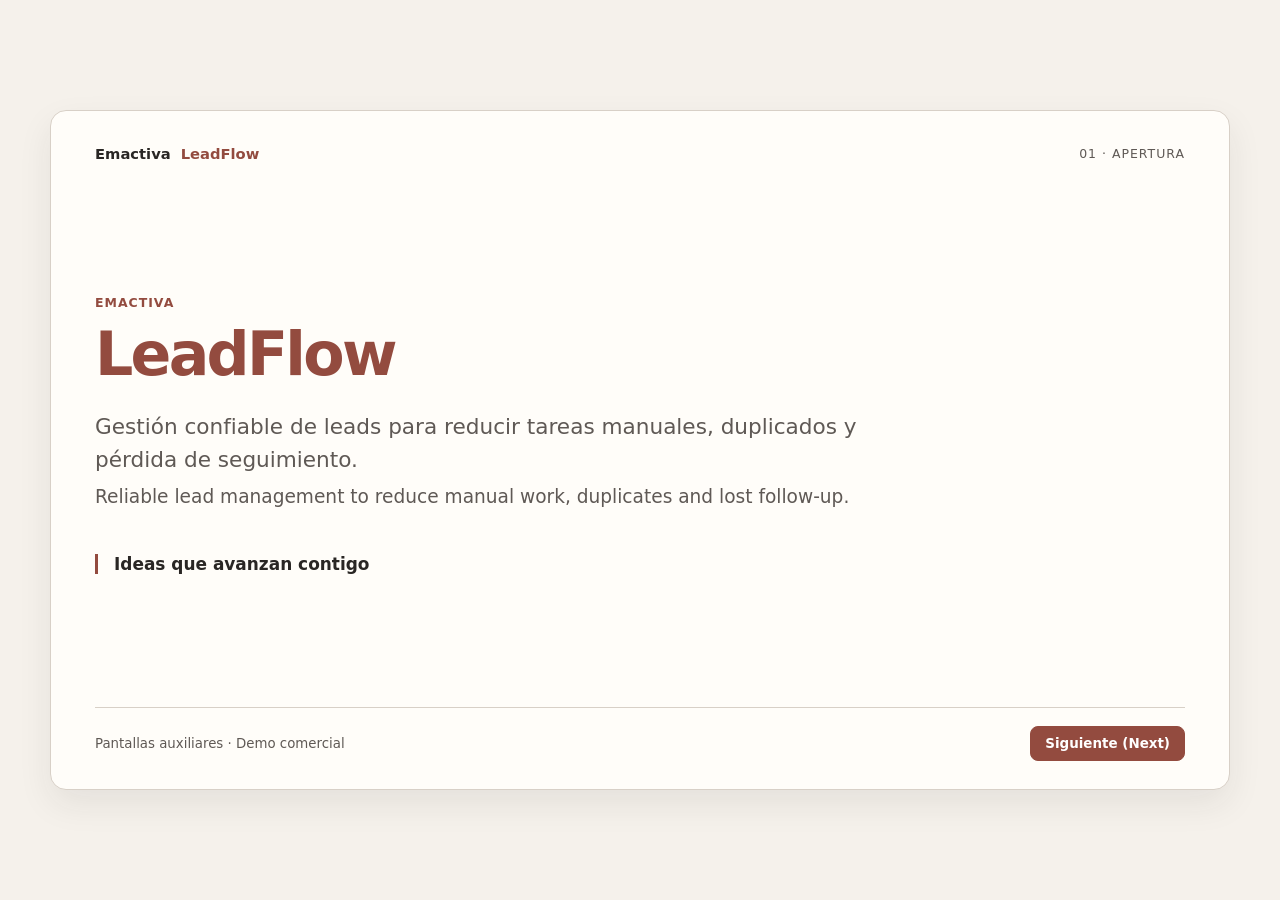
<file: labs/LAB-LF-005/demo-assets/01-apertura.html>
<!doctype html>
<html lang="es">
<head>
  <meta charset="utf-8">
  <meta name="viewport" content="width=device-width, initial-scale=1">
  <title>LeadFlow Demo — 01 Apertura</title>
  <link rel="stylesheet" href="styles.css">
</head>
<body>
  <main class="slide">
    <header class="topline"><div class="brand-line"><span>Emactiva</span><span class="product">LeadFlow</span></div><span class="slide-number">01 · Apertura</span></header>
    <section class="content">
      <p class="eyebrow">Emactiva</p>
      <h1><span class="accent">LeadFlow</span></h1>
      <p class="lead">Gestión confiable de leads para reducir tareas manuales, duplicados y pérdida de seguimiento.<span class="en" lang="en">Reliable lead management to reduce manual work, duplicates and lost follow-up.</span></p>
      <p class="slogan">Ideas que avanzan contigo</p>
    </section>
    <nav class="nav" aria-label="Navegación de pantallas"><small>Pantallas auxiliares · Demo comercial</small><div class="nav-links"><a href="01-apertura.html" aria-disabled="true">Anterior (Previous)</a><a class="primary" href="02-problema.html">Siguiente (Next)</a></div></nav>
  </main>
</body>
</html>
</file>
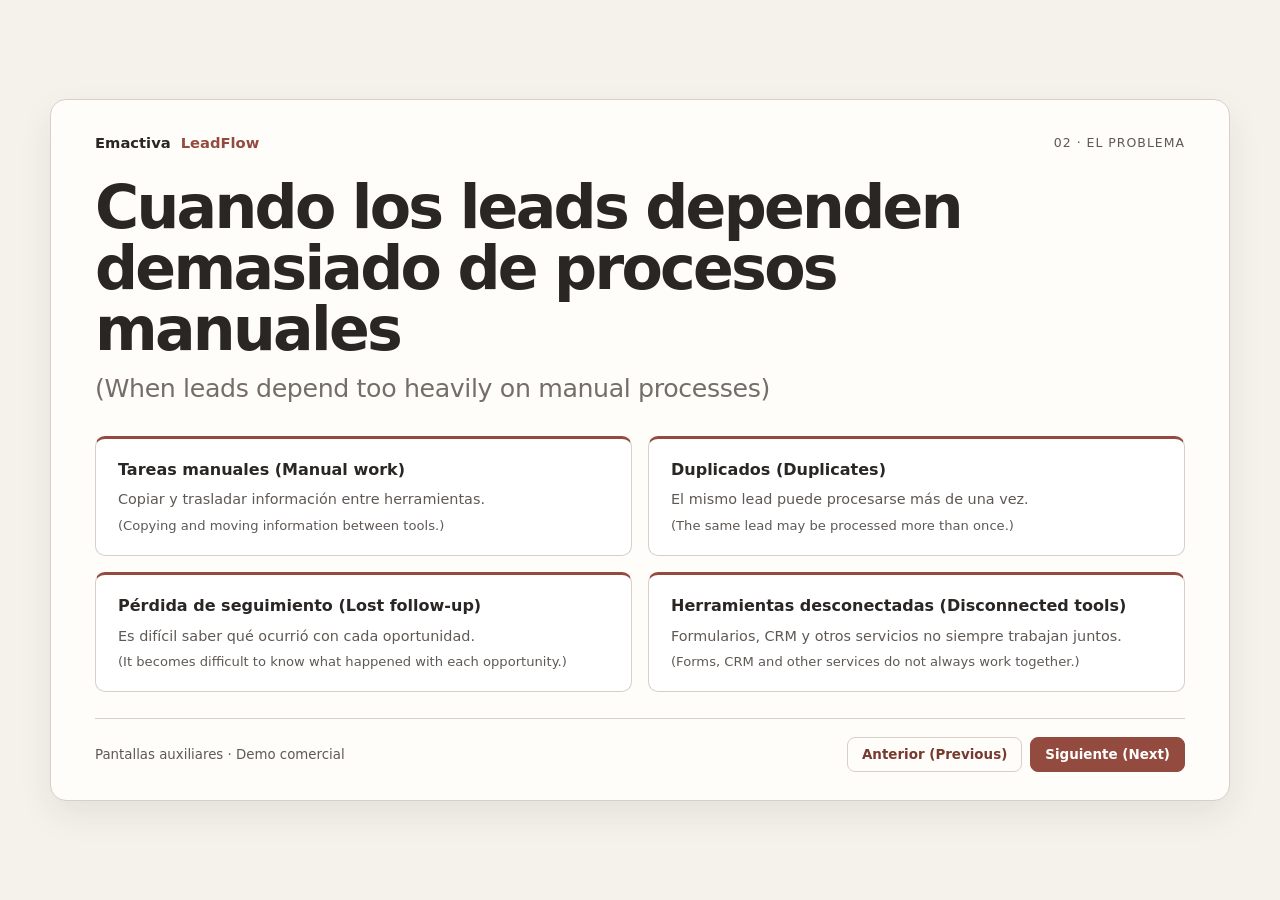
<file: labs/LAB-LF-005/demo-assets/02-problema.html>
<!doctype html>
<html lang="es">
<head>
  <meta charset="utf-8">
  <meta name="viewport" content="width=device-width, initial-scale=1">
  <title>LeadFlow Demo — 02 El problema</title>
  <link rel="stylesheet" href="styles.css">
</head>
<body>
  <main class="slide">
    <header class="topline"><div class="brand-line"><span>Emactiva</span><span class="product">LeadFlow</span></div><span class="slide-number">02 · El problema</span></header>
    <section class="content">
      <h1>Cuando los leads dependen demasiado de procesos manuales<span class="translation" lang="en">(When leads depend too heavily on manual processes)</span></h1>
      <div class="cards">
        <article class="card"><h2>Tareas manuales (Manual work)</h2><p>Copiar y trasladar información entre herramientas.</p><p lang="en">(Copying and moving information between tools.)</p></article>
        <article class="card"><h2>Duplicados (Duplicates)</h2><p>El mismo lead puede procesarse más de una vez.</p><p lang="en">(The same lead may be processed more than once.)</p></article>
        <article class="card"><h2>Pérdida de seguimiento (Lost follow-up)</h2><p>Es difícil saber qué ocurrió con cada oportunidad.</p><p lang="en">(It becomes difficult to know what happened with each opportunity.)</p></article>
        <article class="card"><h2>Herramientas desconectadas (Disconnected tools)</h2><p>Formularios, CRM y otros servicios no siempre trabajan juntos.</p><p lang="en">(Forms, CRM and other services do not always work together.)</p></article>
      </div>
    </section>
    <nav class="nav" aria-label="Navegación de pantallas"><small>Pantallas auxiliares · Demo comercial</small><div class="nav-links"><a href="01-apertura.html">Anterior (Previous)</a><a class="primary" href="03-fallos.html">Siguiente (Next)</a></div></nav>
  </main>
</body>
</html>
</file>
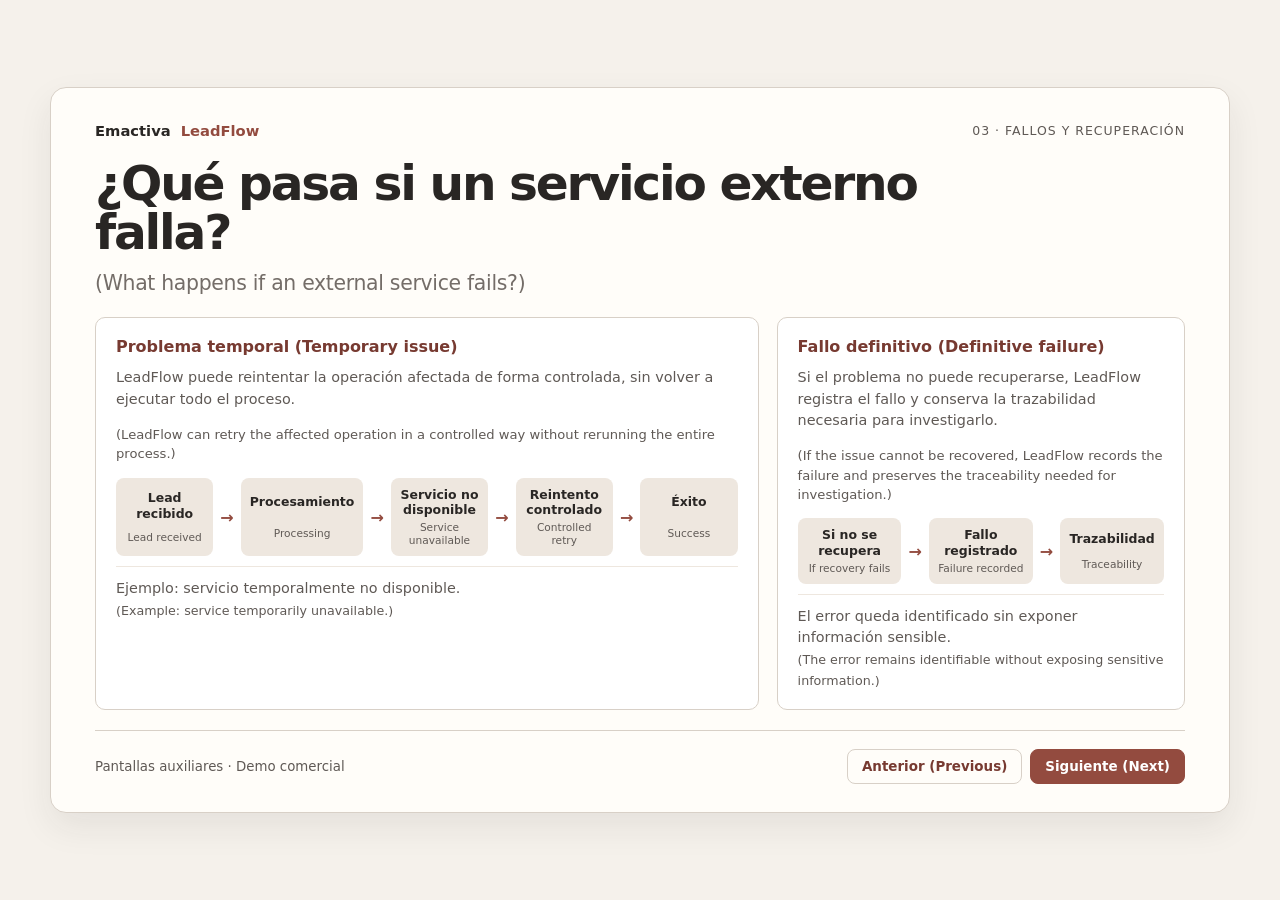
<file: labs/LAB-LF-005/demo-assets/03-fallos.html>
<!doctype html>
<html lang="es">
<head>
  <meta charset="utf-8">
  <meta name="viewport" content="width=device-width, initial-scale=1">
  <title>LeadFlow Demo — 03 Fallos y recuperación</title>
  <link rel="stylesheet" href="styles.css">
</head>
<body class="failures-page">
  <main class="slide">
    <header class="topline"><div class="brand-line"><span>Emactiva</span><span class="product">LeadFlow</span></div><span class="slide-number">03 · Fallos y recuperación</span></header>
    <section class="content">
      <h1>¿Qué pasa si un servicio externo falla?<span class="translation" lang="en">(What happens if an external service fails?)</span></h1>
      <div class="failures">
        <article class="failure-block">
          <h2>Problema temporal (Temporary issue)</h2>
          <p>LeadFlow puede reintentar la operación afectada de forma controlada, sin volver a ejecutar todo el proceso.</p><p lang="en">(LeadFlow can retry the affected operation in a controlled way without rerunning the entire process.)</p>
          <div class="flow" aria-label="Flujo de recuperación temporal">
            <div class="step">Lead recibido<span class="en">Lead received</span></div><span class="arrow">→</span>
            <div class="step">Procesamiento<span class="en">Processing</span></div><span class="arrow">→</span>
            <div class="step">Servicio no disponible<span class="en">Service unavailable</span></div><span class="arrow">→</span>
            <div class="step">Reintento controlado<span class="en">Controlled retry</span></div><span class="arrow">→</span>
            <div class="step">Éxito<span class="en">Success</span></div>
          </div>
          <p class="support">Ejemplo: servicio temporalmente no disponible.<br><span lang="en">(Example: service temporarily unavailable.)</span></p>
        </article>
        <article class="failure-block">
          <h2>Fallo definitivo (Definitive failure)</h2>
          <p>Si el problema no puede recuperarse, LeadFlow registra el fallo y conserva la trazabilidad necesaria para investigarlo.</p><p lang="en">(If the issue cannot be recovered, LeadFlow records the failure and preserves the traceability needed for investigation.)</p>
          <div class="flow" aria-label="Flujo de fallo definitivo"><div class="step">Si no se recupera<span class="en">If recovery fails</span></div><span class="arrow">→</span><div class="step">Fallo registrado<span class="en">Failure recorded</span></div><span class="arrow">→</span><div class="step">Trazabilidad<span class="en">Traceability</span></div></div>
          <p class="support">El error queda identificado sin exponer información sensible.<br><span lang="en">(The error remains identifiable without exposing sensitive information.)</span></p>
        </article>
      </div>
    </section>
    <nav class="nav" aria-label="Navegación de pantallas"><small>Pantallas auxiliares · Demo comercial</small><div class="nav-links"><a href="02-problema.html">Anterior (Previous)</a><a class="primary" href="04-cierre.html">Siguiente (Next)</a></div></nav>
  </main>
</body>
</html>
</file>
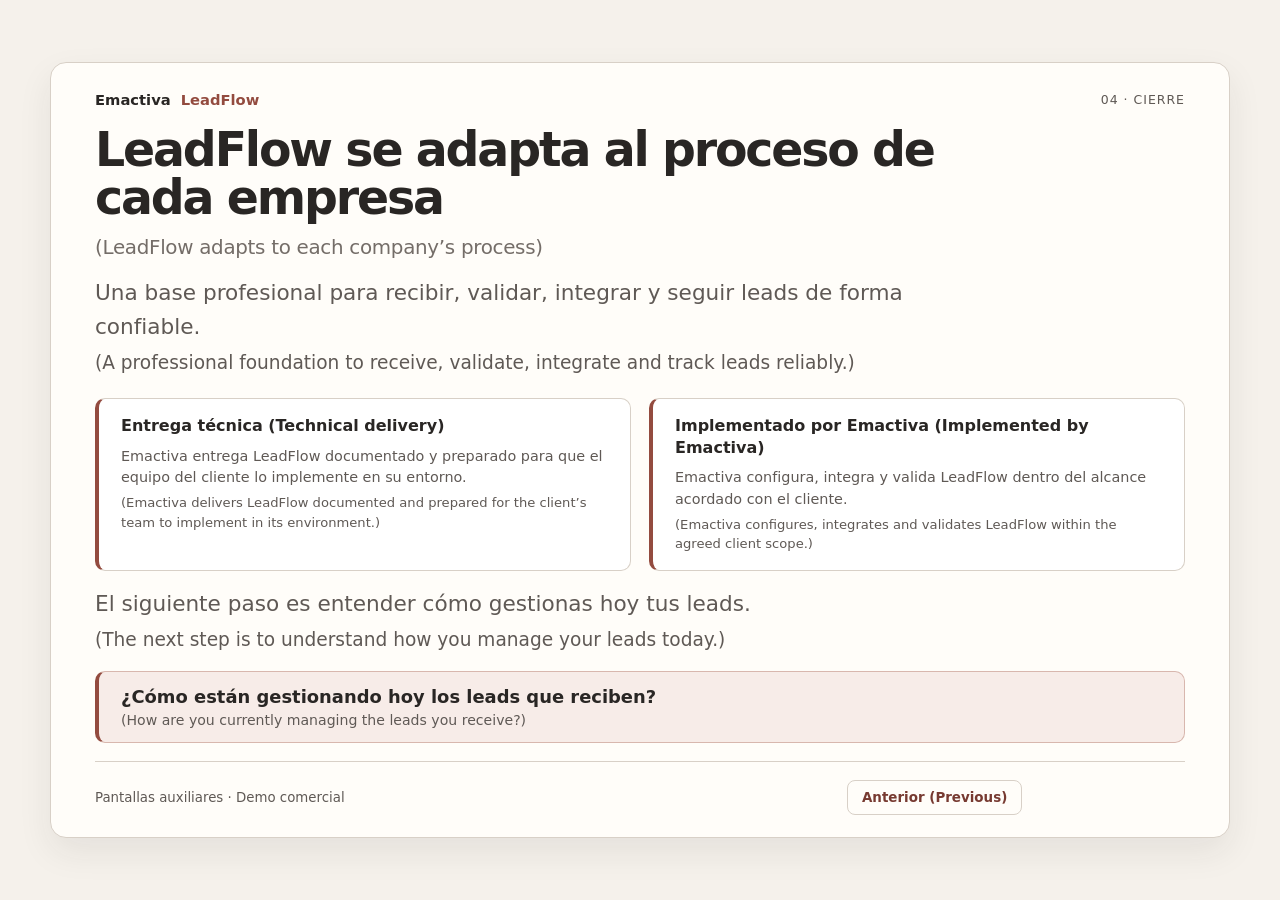
<file: labs/LAB-LF-005/demo-assets/04-cierre.html>
<!doctype html>
<html lang="es">
<head>
  <meta charset="utf-8">
  <meta name="viewport" content="width=device-width, initial-scale=1">
  <title>LeadFlow Demo — 04 Cierre</title>
  <link rel="stylesheet" href="styles.css">
</head>
<body class="closing-page">
  <main class="slide">
    <header class="topline"><div class="brand-line"><span>Emactiva</span><span class="product">LeadFlow</span></div><span class="slide-number">04 · Cierre</span></header>
    <section class="content">
      <h1>LeadFlow se adapta al proceso de cada empresa<span class="translation" lang="en">(LeadFlow adapts to each company’s process)</span></h1>
      <p class="lead">Una base profesional para recibir, validar, integrar y seguir leads de forma confiable.<span class="en" lang="en">(A professional foundation to receive, validate, integrate and track leads reliably.)</span></p>
      <div class="modes">
        <article class="mode"><h2>Entrega técnica (Technical delivery)</h2><p>Emactiva entrega LeadFlow documentado y preparado para que el equipo del cliente lo implemente en su entorno.</p><p lang="en">(Emactiva delivers LeadFlow documented and prepared for the client’s team to implement in its environment.)</p></article>
        <article class="mode"><h2>Implementado por Emactiva (Implemented by Emactiva)</h2><p>Emactiva configura, integra y valida LeadFlow dentro del alcance acordado con el cliente.</p><p lang="en">(Emactiva configures, integrates and validates LeadFlow within the agreed client scope.)</p></article>
      </div>
      <p class="lead">El siguiente paso es entender cómo gestionas hoy tus leads.<span class="en" lang="en">(The next step is to understand how you manage your leads today.)</span></p>
      <div class="closing-question"><p>¿Cómo están gestionando hoy los leads que reciben?</p><p lang="en">(How are you currently managing the leads you receive?)</p></div>
    </section>
    <nav class="nav" aria-label="Navegación de pantallas"><small>Pantallas auxiliares · Demo comercial</small><div class="nav-links"><a href="03-fallos.html">Anterior (Previous)</a><a href="04-cierre.html" aria-disabled="true">Siguiente (Next)</a></div></nav>
  </main>
</body>
</html>
</file>
<file: labs/LAB-LF-005/demo-assets/styles.css>
:root {
  color-scheme: light;
  font-family: Inter, ui-sans-serif, system-ui, -apple-system, BlinkMacSystemFont, "Segoe UI", sans-serif;
  --graphite: #292624;
  --graphite-soft: #5f5955;
  --accent: #934b3f;
  --accent-dark: #773a31;
  --paper: #f5f1eb;
  --surface: #fffdf9;
  --border: #d8d0c7;
  --soft: #eee7df;
  color: var(--graphite);
  background: var(--paper);
}

* { box-sizing: border-box; }

body {
  margin: 0;
  min-height: 100vh;
  display: grid;
  place-items: center;
  padding: 24px;
  background: var(--paper);
}

.slide {
  width: min(1180px, 100%);
  min-height: min(680px, calc(100vh - 48px));
  display: grid;
  grid-template-rows: auto 1fr auto;
  gap: 26px;
  padding: 34px 44px 28px;
  border: 1px solid var(--border);
  border-radius: 16px;
  background: var(--surface);
  box-shadow: 0 14px 34px rgba(41, 38, 36, .08);
}

.topline,
.nav,
.nav-links,
.brand-line {
  display: flex;
  align-items: center;
}

.topline { justify-content: space-between; gap: 24px; }
.brand-line { gap: 10px; font-size: .92rem; font-weight: 760; }
.brand-line .product { color: var(--accent); font-weight: 650; }
.slide-number { color: var(--graphite-soft); font-size: .78rem; letter-spacing: .08em; text-transform: uppercase; }

.content { align-self: center; }

.eyebrow {
  margin: 0 0 14px;
  color: var(--accent);
  font-size: .78rem;
  font-weight: 760;
  letter-spacing: .08em;
  text-transform: uppercase;
}

h1 {
  max-width: 950px;
  margin: 0;
  font-size: clamp(2.2rem, 4.7vw, 4.8rem);
  line-height: 1.02;
  letter-spacing: -.045em;
}

h1 .accent { color: var(--accent); }

.translation {
  display: block;
  margin-top: 12px;
  color: var(--graphite-soft);
  font-size: .48em;
  font-weight: 500;
  line-height: 1.3;
  letter-spacing: -.015em;
}

.lead {
  max-width: 850px;
  margin: 24px 0 0;
  color: var(--graphite-soft);
  font-size: clamp(1.05rem, 1.8vw, 1.35rem);
  line-height: 1.55;
}

.lead .en { display: block; margin-top: 6px; font-size: .86em; }

.slogan {
  margin: 42px 0 0;
  padding-left: 16px;
  border-left: 3px solid var(--accent);
  font-size: 1.06rem;
  font-weight: 720;
}

.cards {
  display: grid;
  grid-template-columns: repeat(2, 1fr);
  gap: 16px;
  margin-top: 30px;
}

.card,
.mode,
.failure-block {
  padding: 20px 22px;
  border: 1px solid var(--border);
  border-radius: 10px;
  background: #fff;
}

.card { border-top: 3px solid var(--accent); }
.card h2,
.mode h2,
.failure-block h2 { margin: 0 0 9px; font-size: 1rem; line-height: 1.35; }
.card p,
.mode p,
.failure-block p { margin: 0; color: var(--graphite-soft); font-size: .9rem; line-height: 1.48; }
.card p + p,
.mode p + p,
.failure-block p + p { margin-top: 5px; font-size: .82rem; }

[lang="en"] { color: var(--graphite-soft); font-size: .88em; font-weight: 450; }
.translation[lang="en"] { color: #746d68; font-size: .42em; font-weight: 420; }

.failures {
  display: grid;
  grid-template-columns: 1.3fr .8fr;
  gap: 18px;
  margin-top: 26px;
}

.failure-block { display: grid; align-content: start; gap: 12px; }
.failure-block h2 { color: var(--accent-dark); margin-bottom: 0; }
.support { padding-top: 11px; border-top: 1px solid var(--soft); }

.flow {
  display: flex;
  align-items: stretch;
  gap: 7px;
  margin-top: 4px;
}

.step {
  flex: 1;
  display: grid;
  place-items: center;
  min-height: 62px;
  padding: 9px;
  border-radius: 8px;
  color: var(--graphite);
  background: var(--soft);
  text-align: center;
  font-size: .78rem;
  font-weight: 680;
  line-height: 1.25;
}

.step .en { display: block; margin-top: 3px; color: var(--graphite-soft); font-size: .85em; font-weight: 500; }
.arrow { align-self: center; color: var(--accent); font-weight: 800; }

.modes {
  display: grid;
  grid-template-columns: 1fr 1fr;
  gap: 18px;
  margin-top: 28px;
}

.mode { border-left: 4px solid var(--accent); }

.closing-question {
  margin-top: 24px;
  padding: 18px 22px;
  border: 1px solid #d8b7ae;
  border-left: 4px solid var(--accent);
  border-radius: 10px;
  color: var(--graphite);
  background: #f7ece8;
}

.closing-question p { margin: 0; font-size: 1.12rem; font-weight: 720; }
.closing-question p + p { margin-top: 5px; color: var(--graphite-soft); font-size: .88rem; font-weight: 500; }

.failures-page .slide { gap: 20px; }
.failures-page h1 { font-size: clamp(2rem, 3.8vw, 3.7rem); }
.failures-page .failures { margin-top: 20px; }
.failures-page .failure-block { gap: 10px; padding: 18px 20px; }
.failures-page .step { min-height: 56px; }

.closing-page .slide { gap: 18px; padding-block: 28px 22px; }
.closing-page h1 { font-size: clamp(2rem, 3.7vw, 3.65rem); }
.closing-page .lead { margin-top: 16px; }
.closing-page .modes { margin-top: 20px; }
.closing-page .mode { padding-block: 16px; }
.closing-page .closing-question { margin-top: 16px; padding-block: 14px; }

.nav { justify-content: space-between; gap: 24px; padding-top: 18px; border-top: 1px solid var(--border); }
.nav small { color: var(--graphite-soft); }
.nav-links { gap: 8px; }
.nav a {
  min-width: 116px;
  padding: 9px 14px;
  border: 1px solid var(--border);
  border-radius: 8px;
  color: var(--accent-dark);
  background: transparent;
  text-align: center;
  text-decoration: none;
  font-size: .84rem;
  font-weight: 700;
}
.nav a:hover { border-color: var(--accent); background: #f8efec; }
.nav a:focus-visible { outline: 3px solid rgba(200, 121, 105, .35); outline-offset: 2px; }
.nav a.primary { border-color: var(--accent); color: #fff; background: var(--accent); }
.nav a.primary:hover { background: var(--accent-dark); }
.nav a[aria-disabled="true"] { visibility: hidden; }

@media (max-width: 900px) {
  body { display: block; padding: 14px; }
  .slide { min-height: calc(100vh - 28px); padding: 28px 24px 22px; }
  .cards,
  .modes,
  .failures { grid-template-columns: 1fr; }
  .flow { flex-wrap: wrap; }
  .step { flex-basis: 30%; }
}
</file>
